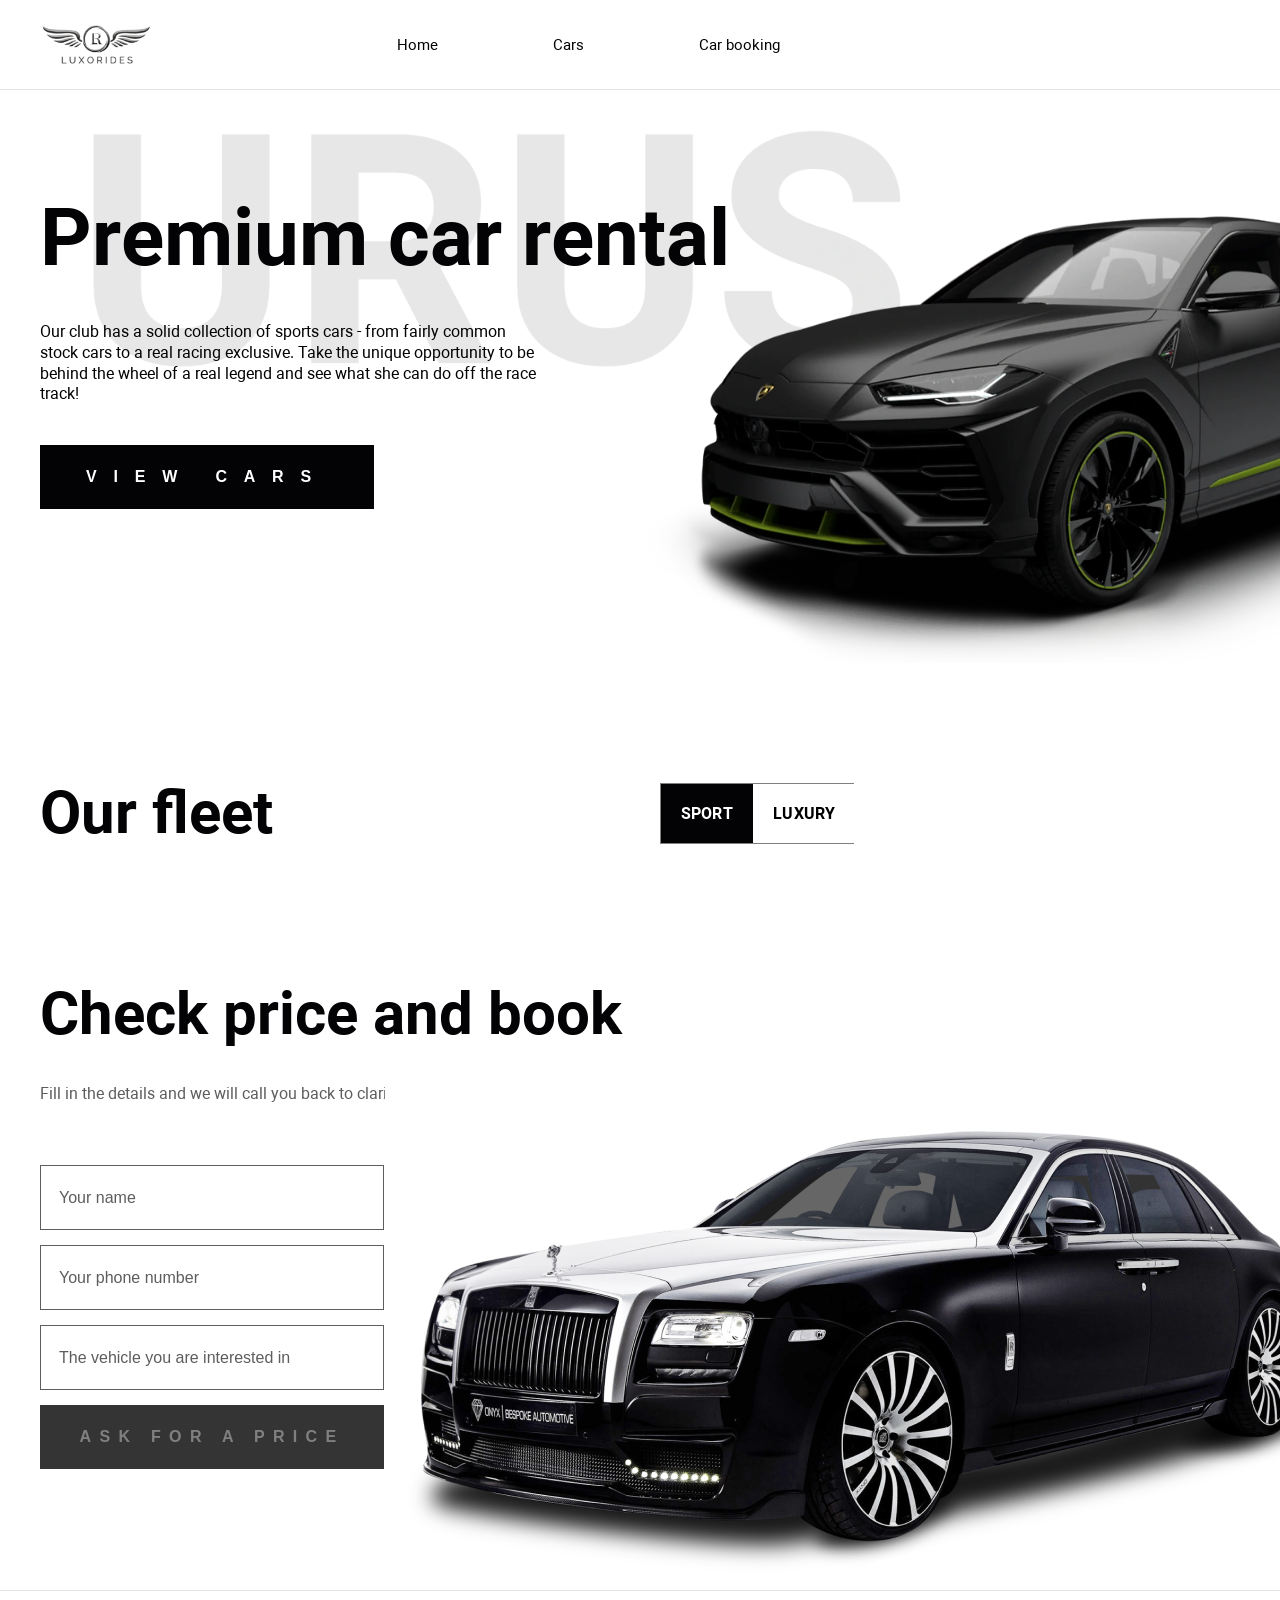
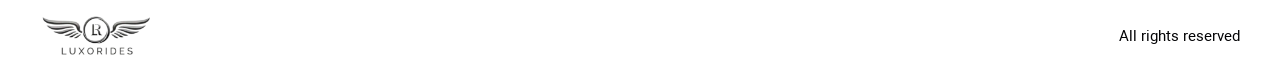
<file: cars-app/index.html>
<!DOCTYPE html><html lang="en"><head>
  <meta charset="utf-8">
  <title>CarsApp</title>
  <base href="/cars-app/">
  <meta name="viewport" content="width=device-width, initial-scale=1">
  <link rel="icon" type="image/x-icon" href="favicon.ico">
<style>*{margin:0;padding:0;box-sizing:border-box}@font-face{font-family:Roboto;src:url(Roboto.3d305e3241f69eb1.ttf)}@font-face{font-family:Roboto;src:url(Robotobold.6262c49945b78f15.ttf);font-weight:700}body{font-family:Roboto,sans-serif}</style><link rel="stylesheet" href="/cars-app/styles.1b5b6fcdf08521b5.css" media="print" onload="this.media='all'"><noscript><link rel="stylesheet" href="/cars-app/styles.1b5b6fcdf08521b5.css"></noscript></head>
<body>
  <app-root></app-root>
<script src="/cars-app/runtime.97e4843a4142cb1e.js" type="module"></script><script src="/cars-app/polyfills.8a24a3825f6d0f85.js" type="module"></script><script src="/cars-app/main.d4b1ef3132f5240f.js" type="module"></script>

</body></html>
</file>
<file: cars-app/styles.1b5b6fcdf08521b5.css>
*{margin:0;padding:0;box-sizing:border-box}ul{list-style:none}@font-face{font-family:Roboto;src:url(Roboto.3d305e3241f69eb1.ttf)}@font-face{font-family:Roboto;src:url(Robotobold.6262c49945b78f15.ttf);font-weight:700}body{font-family:Roboto,sans-serif}
</file>
